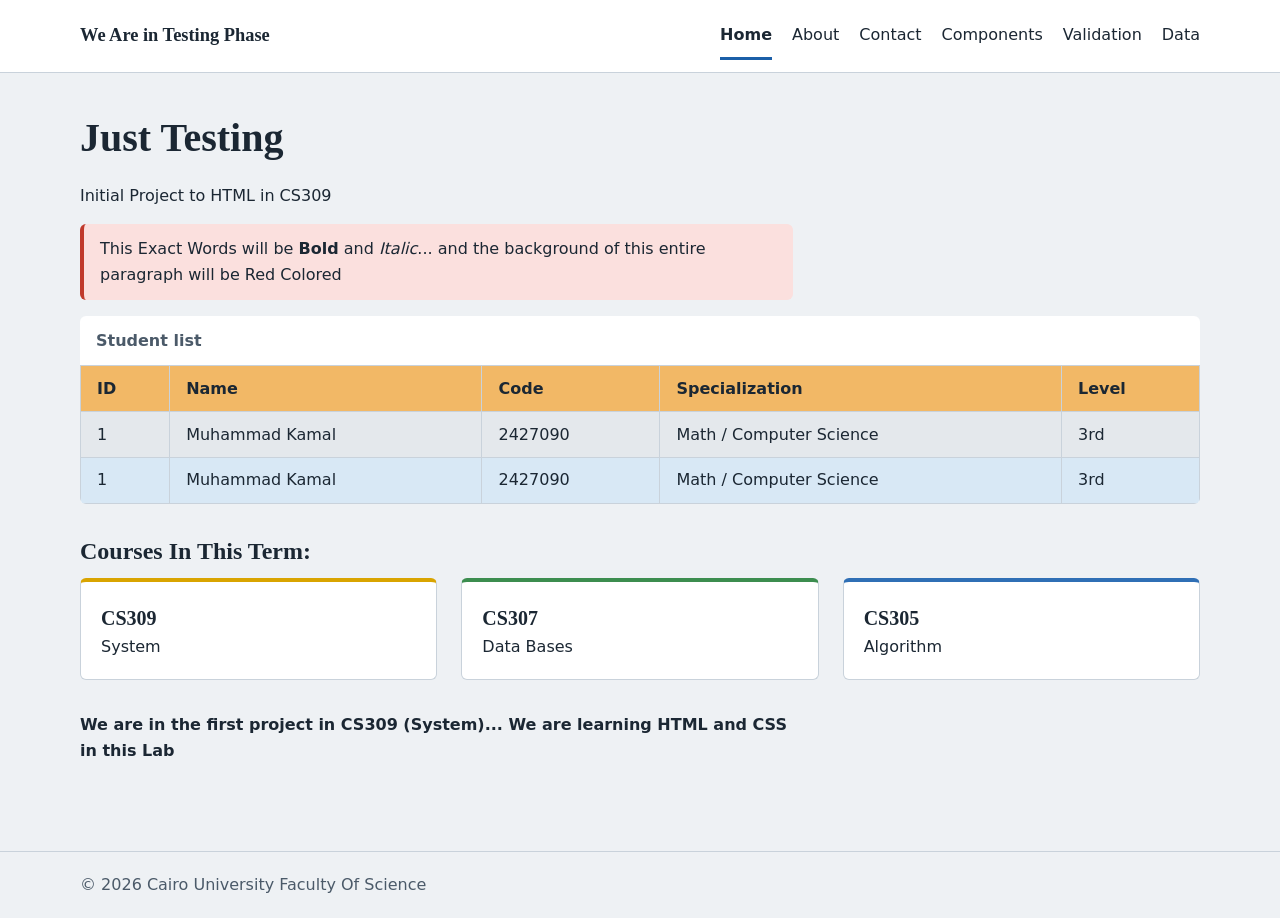
<file: index.html>
<!DOCTYPE html>
<html lang="en">
    <head>
        <meta charset="UTF-8">
        <meta name="viewport" content="width=device-width, initial-scale=1.0">
        <meta name="description" content="CS309 lab project: first HTML and CSS pages.">
        <link rel="stylesheet" href="css/style.css">
        <title>Home - CS309 Lab</title>
    </head>

    <body>
        <a class="skip-link" href="#main">Skip to main content</a>

        <header class="site-header">
            <div class="container">
                <p class="site-title">We Are in Testing Phase</p>

                <nav class="site-nav" aria-label="Main">
                    <a href="index.html" aria-current="page">Home</a>
                    <a href="about.html">About</a>
                    <a href="contact.html">Contact</a>
                    <a href="components.html">Components</a>
                    <a href="validation.html">Validation</a>
                    <a href="data.html">Data</a>
                </nav>
            </div>
        </header>

        <main id="main" class="container">
            <h1>Just Testing</h1>
            <p>Initial Project to HTML in CS309</p>
            <p id="p1">This Exact Words will be <strong>Bold</strong> and <em>Italic</em>... and the background of this entire paragraph will be Red Colored</p>

            <div class="table-wrap" role="region" aria-labelledby="students-caption" tabindex="0">
                <table>
                    <caption id="students-caption">Student list</caption>
                    <thead>
                        <tr>
                            <th scope="col">ID</th>
                            <th scope="col">Name</th>
                            <th scope="col">Code</th>
                            <th scope="col">Specialization</th>
                            <th scope="col">Level</th>
                        </tr>
                    </thead>

                    <tbody>
                        <tr id="tbodygray"><td>1</td><td>Muhammad Kamal</td><td>2427090</td><td>Math / Computer Science</td><td>3rd</td></tr>
                        <tr id="tbodyblue"><td>1</td><td>Muhammad Kamal</td><td>2427090</td><td>Math / Computer Science</td><td>3rd</td></tr>
                    </tbody>
                </table>
            </div>

            <h2>Courses In This Term:</h2>
            <ul class="grid">
                <li class="card course" id="cs309"><span class="course-code">CS309</span> System</li>
                <li class="card course" id="cs307"><span class="course-code">CS307</span> Data Bases</li>
                <li class="card course" id="cs305"><span class="course-code">CS305</span> Algorithm</li>
            </ul>

            <p class="closing">
                <strong>We are in the first project in CS309 (System)... We are learning HTML and CSS in this Lab</strong>
            </p>
        </main>

        <footer class="site-footer">
            <div class="container">
                <p>&copy; 2026 Cairo University Faculty Of Science</p>
            </div>
        </footer>
    </body>
</html>
</file>
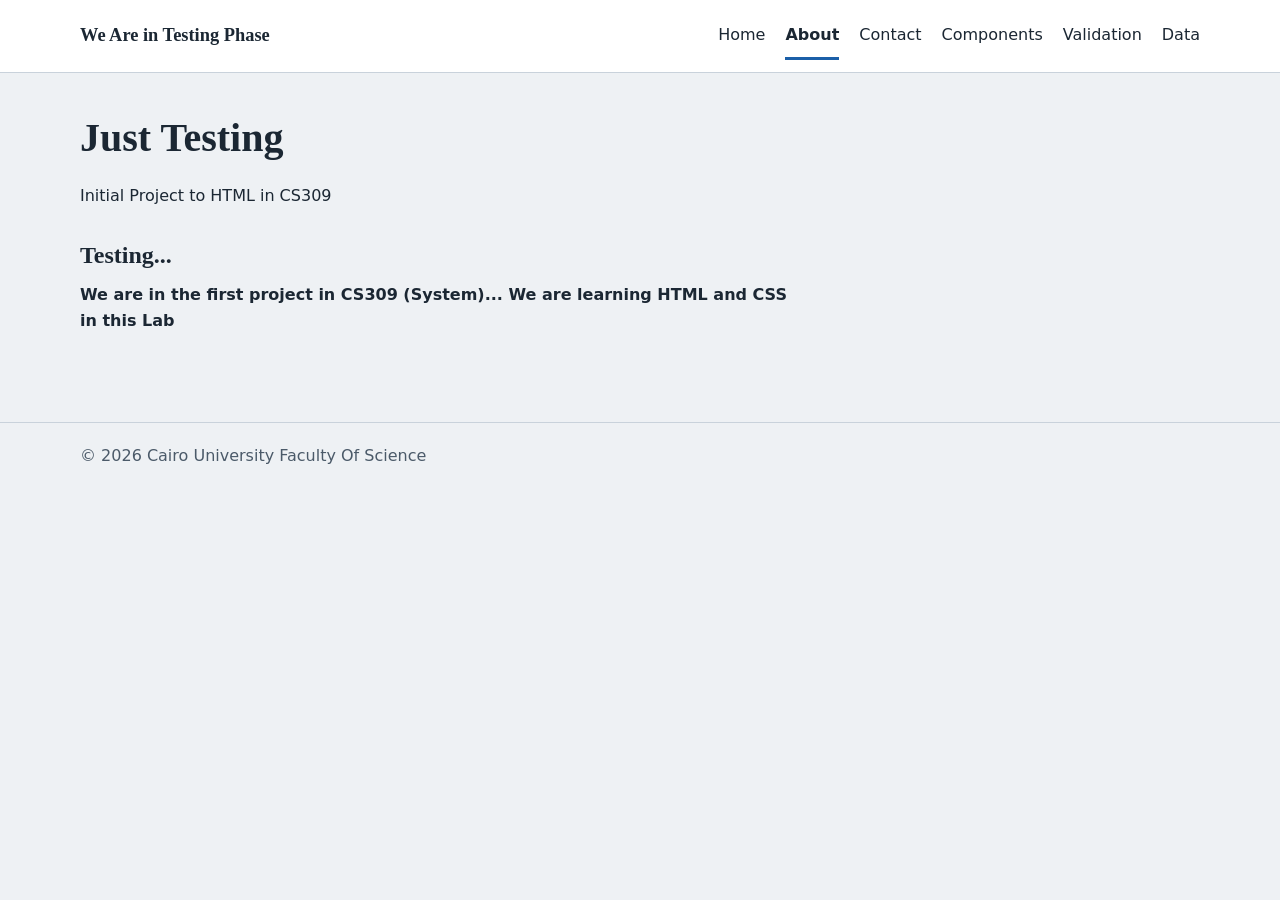
<file: about.html>
<!DOCTYPE html>
<html lang="en">
    <head>
        <meta charset="UTF-8">
        <meta name="viewport" content="width=device-width, initial-scale=1.0">
        <meta name="description" content="About the CS309 lab project.">
        <link rel="stylesheet" href="css/style.css">
        <title>About - CS309 Lab</title>
    </head>

    <body>
        <a class="skip-link" href="#main">Skip to main content</a>

        <header class="site-header">
            <div class="container">
                <p class="site-title">We Are in Testing Phase</p>

                <nav class="site-nav" aria-label="Main">
                    <a href="index.html">Home</a>
                    <a href="about.html" aria-current="page">About</a>
                    <a href="contact.html">Contact</a>
                    <a href="components.html">Components</a>
                    <a href="validation.html">Validation</a>
                    <a href="data.html">Data</a>
                </nav>
            </div>
        </header>

        <main id="main" class="container">
            <h1>Just Testing</h1>
            <p>Initial Project to HTML in CS309</p>

            <h2>Testing...</h2>
            <p>
                <strong>We are in the first project in CS309 (System)... We are learning HTML and CSS in this Lab</strong>
            </p>
        </main>

        <footer class="site-footer">
            <div class="container">
                <p>&copy; 2026 Cairo University Faculty Of Science</p>
            </div>
        </footer>
    </body>
</html>
</file>
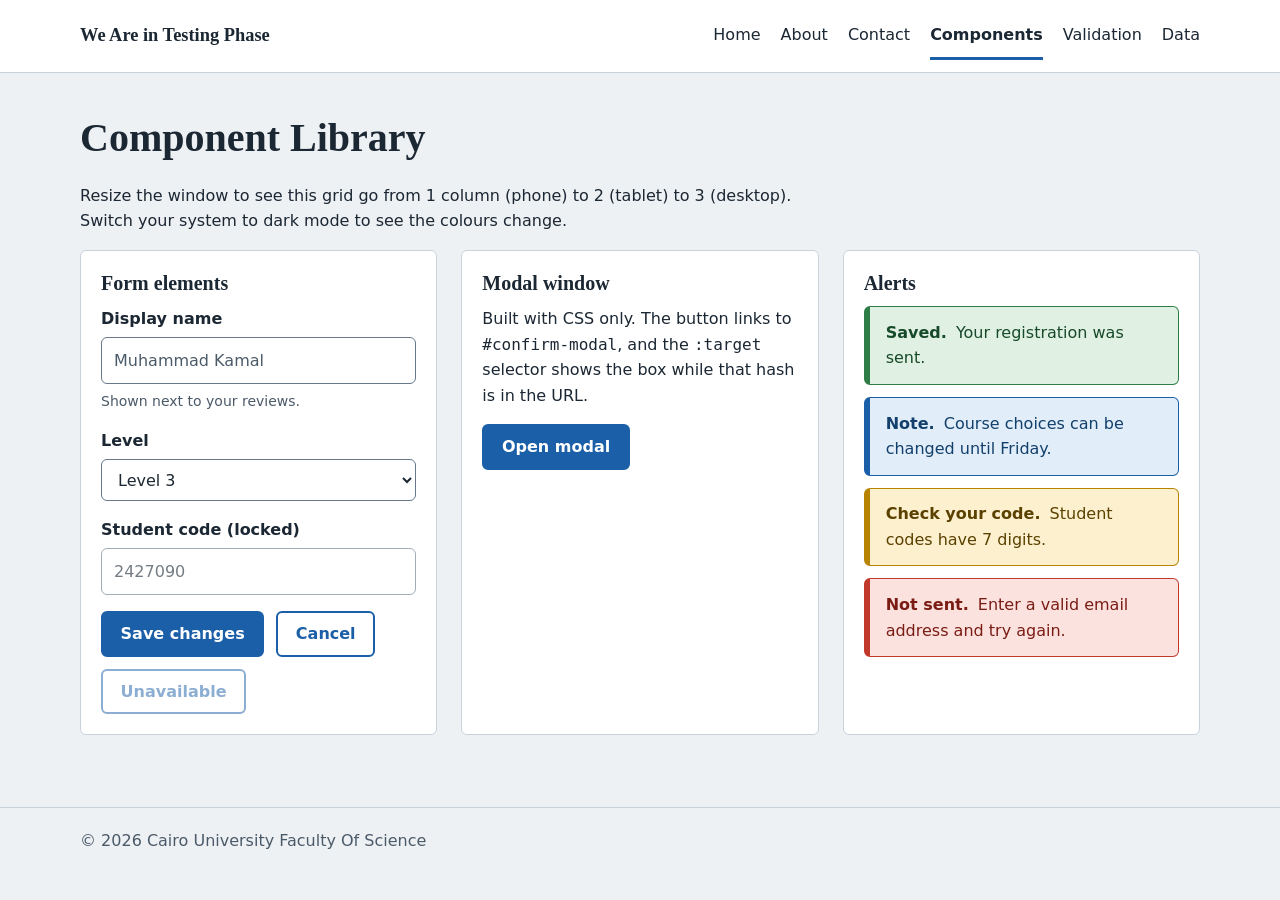
<file: components.html>
<!DOCTYPE html>
<html lang="en">
    <head>
        <meta charset="UTF-8">
        <meta name="viewport" content="width=device-width, initial-scale=1.0">
        <meta name="description" content="Component library: form elements, CSS-only modal and alerts.">
        <link rel="stylesheet" href="css/style.css">
        <title>Components - CS309 Lab</title>
    </head>

    <body>
        <a class="skip-link" href="#main">Skip to main content</a>

        <header class="site-header">
            <div class="container">
                <p class="site-title">We Are in Testing Phase</p>

                <nav class="site-nav" aria-label="Main">
                    <a href="index.html">Home</a>
                    <a href="about.html">About</a>
                    <a href="contact.html">Contact</a>
                    <a href="components.html" aria-current="page">Components</a>
                    <a href="validation.html">Validation</a>
                    <a href="data.html">Data</a>
                </nav>
            </div>
        </header>

        <main id="main" class="container">
            <h1>Component Library</h1>
            <p>Resize the window to see this grid go from 1 column (phone) to 2 (tablet) to 3 (desktop). Switch your system to dark mode to see the colours change.</p>

            <div class="grid">

                <!-- Form elements -->
                <section class="card" aria-labelledby="form-heading">
                    <h2 id="form-heading">Form elements</h2>

                    <div class="field">
                        <label for="demo-name">Display name</label>
                        <input type="text" id="demo-name" name="demo-name" placeholder="Muhammad Kamal">
                        <p class="hint">Shown next to your reviews.</p>
                    </div>

                    <div class="field">
                        <label for="demo-level">Level</label>
                        <select id="demo-level" name="demo-level">
                            <option value="1">Level 1</option>
                            <option value="2">Level 2</option>
                            <option value="3" selected>Level 3</option>
                            <option value="4">Level 4</option>
                        </select>
                    </div>

                    <div class="field">
                        <label for="demo-locked">Student code (locked)</label>
                        <input type="text" id="demo-locked" value="2427090" disabled>
                    </div>

                    <div class="btn-row">
                        <button type="button" class="btn btn-primary">Save changes</button>
                        <button type="button" class="btn">Cancel</button>
                        <button type="button" class="btn" disabled>Unavailable</button>
                    </div>
                </section>

                <!-- Modal (CSS only) -->
                <section class="card" aria-labelledby="modal-heading">
                    <h2 id="modal-heading">Modal window</h2>
                    <p>Built with CSS only. The button links to <code>#confirm-modal</code>, and the <code>:target</code> selector shows the box while that hash is in the URL.</p>
                    <a class="btn btn-primary" id="modal-trigger" href="#confirm-modal">Open modal</a>
                </section>

                <!-- Alerts -->
                <section class="card" aria-labelledby="alert-heading">
                    <h2 id="alert-heading">Alerts</h2>

                    <div class="alert alert-success" role="status">
                        <strong>Saved.</strong> Your registration was sent.
                    </div>
                    <div class="alert" role="status">
                        <strong>Note.</strong> Course choices can be changed until Friday.
                    </div>
                    <div class="alert alert-warning" role="alert">
                        <strong>Check your code.</strong> Student codes have 7 digits.
                    </div>
                    <div class="alert alert-danger" role="alert">
                        <strong>Not sent.</strong> Enter a valid email address and try again.
                    </div>
                </section>
            </div>

            <!-- The modal itself. It stays hidden until the URL ends with #confirm-modal -->
            <div class="modal" id="confirm-modal" role="dialog" aria-modal="true" aria-labelledby="modal-title" aria-describedby="modal-desc">
                <a class="modal-backdrop" href="#modal-trigger" tabindex="-1" aria-label="Close dialog"></a>

                <div class="modal-box">
                    <a class="modal-close" href="#modal-trigger" aria-label="Close dialog">&times;</a>
                    <h2 id="modal-title">Submit your registration?</h2>
                    <p id="modal-desc">You will not be able to change your course choices after submitting.</p>

                    <div class="modal-actions">
                        <a class="btn" href="#modal-trigger">Cancel</a>
                        <a class="btn btn-primary" href="#modal-trigger">Submit</a>
                    </div>
                </div>
            </div>
        </main>

        <footer class="site-footer">
            <div class="container">
                <p>&copy; 2026 Cairo University Faculty Of Science</p>
            </div>
        </footer>
    </body>
</html>
</file>
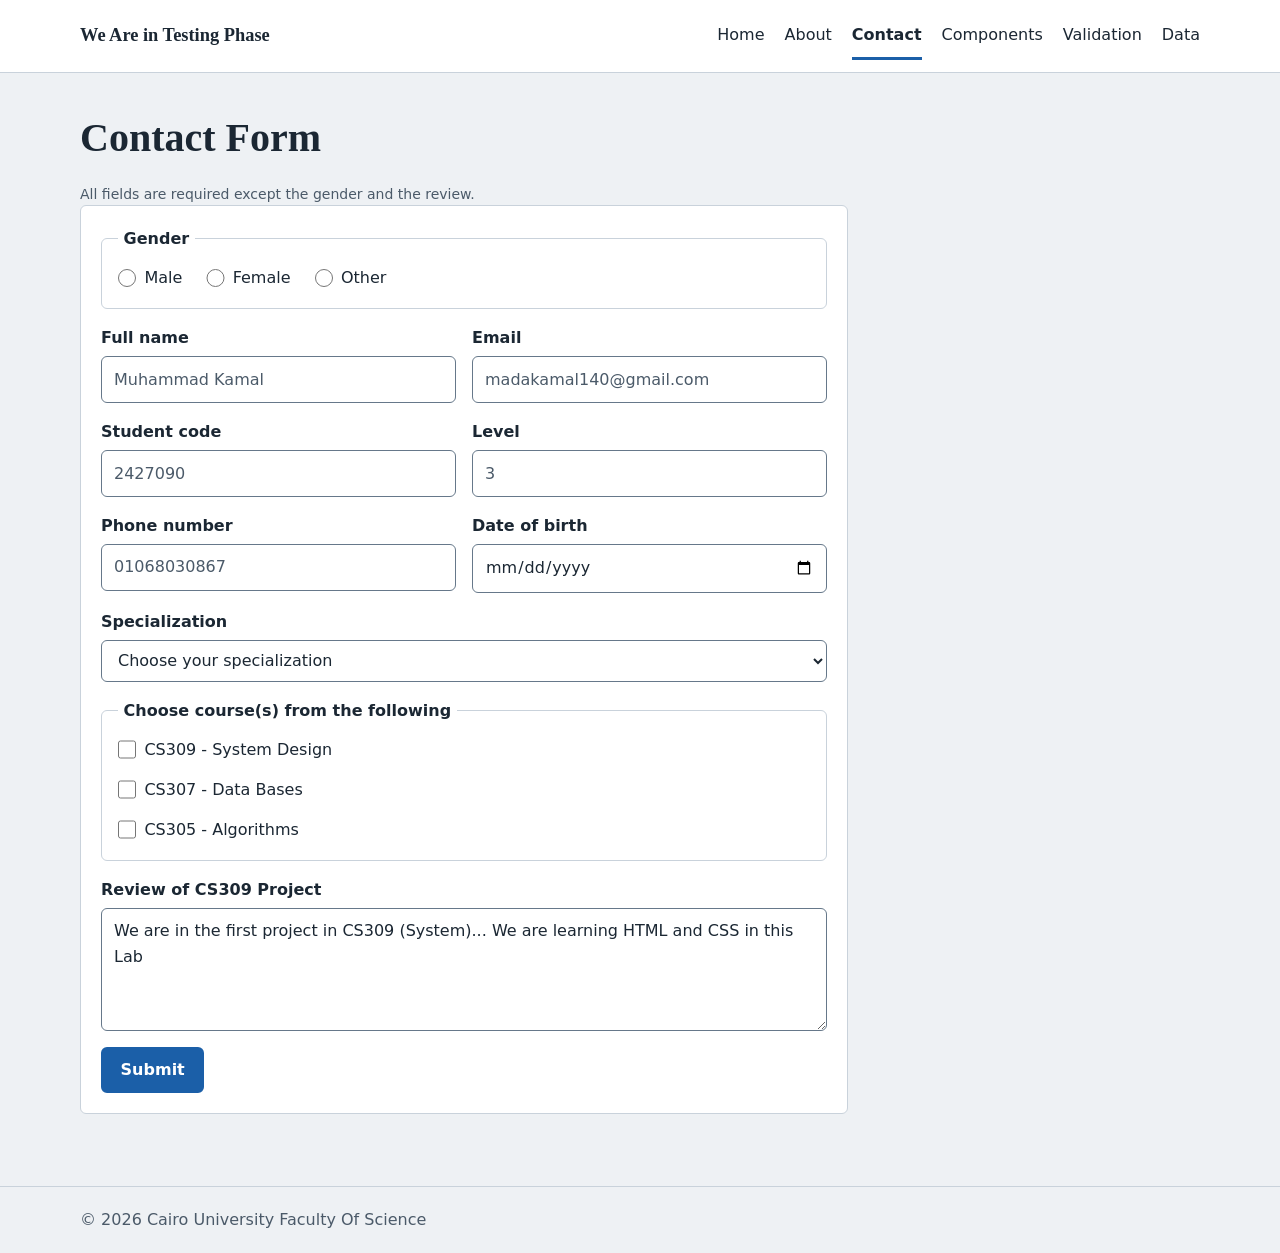
<file: contact.html>
<!DOCTYPE html>
<html lang="en">
    <head>
        <meta charset="UTF-8">
        <meta name="viewport" content="width=device-width, initial-scale=1.0">
        <meta name="description" content="Course registration contact form for the CS309 lab project.">
        <link rel="stylesheet" href="css/style.css">
        <title>Contact - CS309 Lab</title>
    </head>

    <body>
        <a class="skip-link" href="#main">Skip to main content</a>

        <header class="site-header">
            <div class="container">
                <p class="site-title">We Are in Testing Phase</p>

                <nav class="site-nav" aria-label="Main">
                    <a href="index.html">Home</a>
                    <a href="about.html">About</a>
                    <a href="contact.html" aria-current="page">Contact</a>
                    <a href="components.html">Components</a>
                    <a href="validation.html">Validation</a>
                    <a href="data.html">Data</a>
                </nav>
            </div>
        </header>

        <main id="main" class="container">
            <h1 id="contactHeader">Contact Form</h1>
            <p class="hint">All fields are required except the gender and the review.</p>

            <form id="contactForm" class="card form-card" action="/submit" method="post">
                <div id="PersonalData" class="form-grid">
                    <fieldset class="full">
                        <legend>Gender</legend>
                        <div class="choices">
                            <label class="choice" for="male">
                                <input type="radio" id="male" name="Gender" value="Male">
                                Male
                            </label>
                            <label class="choice" for="female">
                                <input type="radio" id="female" name="Gender" value="Female">
                                Female
                            </label>
                            <label class="choice" for="other">
                                <input type="radio" id="other" name="Gender" value="Other">
                                Other
                            </label>
                        </div>
                    </fieldset>

                    <div class="field">
                        <label for="FullName">Full name</label>
                        <input type="text" id="FullName" name="FullName" placeholder="Muhammad Kamal" autocomplete="name" required>
                    </div>

                    <div class="field">
                        <label for="Email">Email</label>
                        <input type="email" id="Email" name="Email" placeholder="madakamal140@gmail.com" autocomplete="email" required>
                    </div>

                    <div class="field">
                        <label for="Code">Student code</label>
                        <input type="number" id="Code" name="Code" placeholder="2427090" required>
                    </div>

                    <div class="field">
                        <label for="Level">Level</label>
                        <input type="number" id="Level" name="Level" placeholder="3" min="1" max="4" required>
                    </div>

                    <div class="field">
                        <label for="PhoneNumber">Phone number</label>
                        <input type="tel" id="PhoneNumber" name="PhoneNumber" placeholder="01068030867" autocomplete="tel" required>
                    </div>

                    <div class="field">
                        <label for="DOB">Date of birth</label>
                        <input type="date" id="DOB" name="DOB" autocomplete="bday" required>
                    </div>

                    <div class="field full">
                        <label for="Specialization">Specialization</label>
                        <select id="Specialization" name="Specialization" required>
                            <option value="">Choose your specialization</option>
                            <option value="Mathematics">Mathematics</option>
                            <option value="Mathematics/Computer Science">Mathematics/Computer Science</option>
                            <option value="Mathematics/Statistics">Mathematics/Statistics</option>
                            <option value="Mathematics/Physics">Mathematics/Physics</option>
                            <option value="Computer Science">Computer Science</option>
                        </select>
                    </div>
                </div>

                <fieldset>
                    <legend>Choose course(s) from the following</legend>
                    <div class="choices stacked">
                        <label class="choice">
                            <input type="checkbox" name="Course" value="CS309">
                            CS309 - System Design
                        </label>
                        <label class="choice">
                            <input type="checkbox" name="Course" value="CS307">
                            CS307 - Data Bases
                        </label>
                        <label class="choice">
                            <input type="checkbox" name="Course" value="CS305">
                            CS305 - Algorithms
                        </label>
                    </div>
                </fieldset>

                <div class="field">
                    <label for="Review">Review of CS309 Project</label>
                    <textarea id="Review" name="Review" rows="4">We are in the first project in CS309 (System)... We are learning HTML and CSS in this Lab</textarea>
                </div>

                <button type="submit" id="Submit" class="btn btn-primary">Submit</button>
            </form>
        </main>

        <footer class="site-footer">
            <div class="container">
                <p>&copy; 2026 Cairo University Faculty Of Science</p>
            </div>
        </footer>
    </body>
</html>
</file>
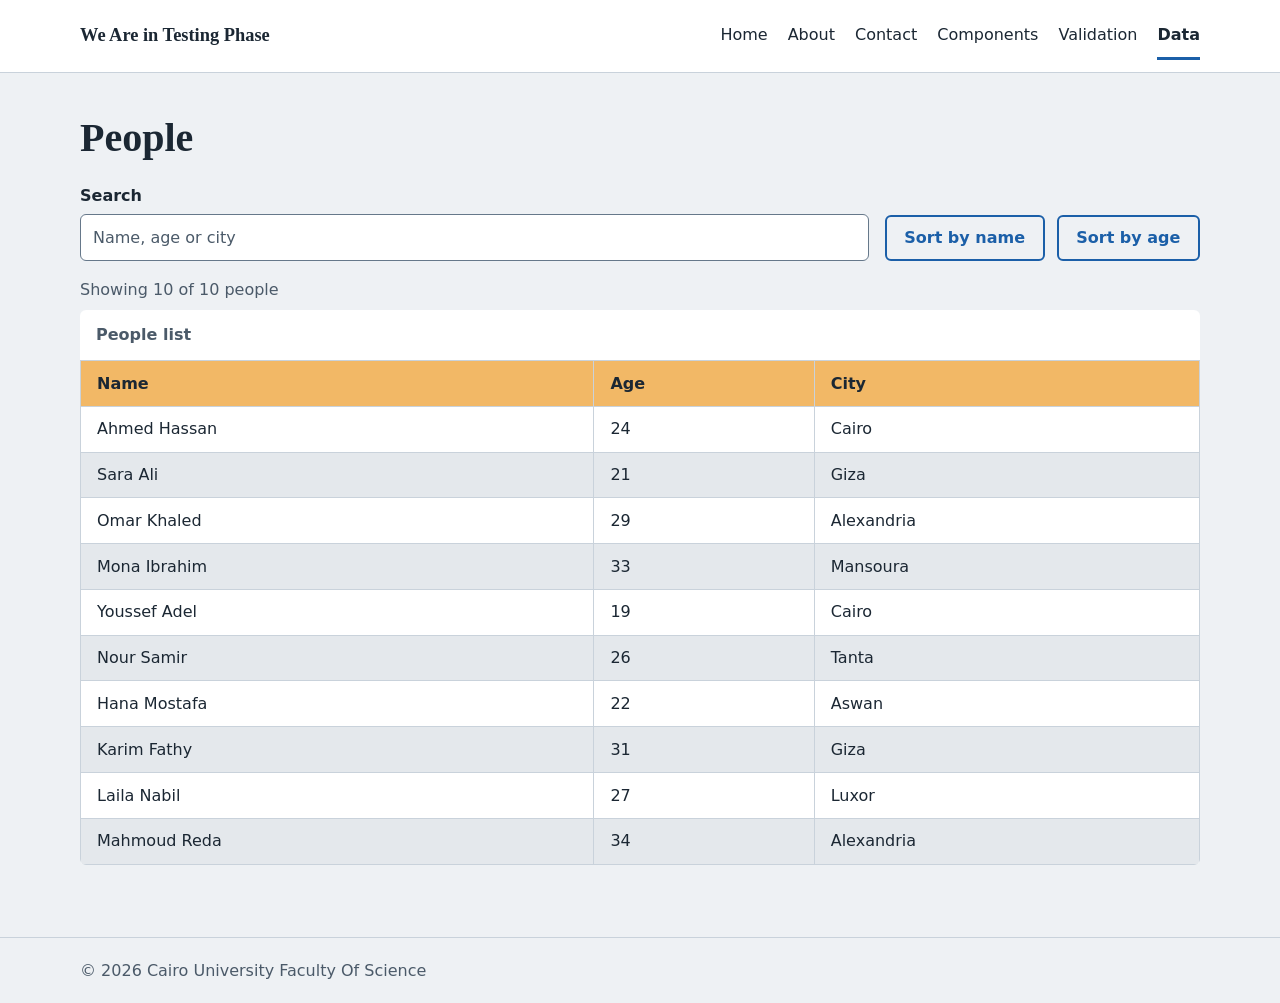
<file: data.html>
<!DOCTYPE html>
<html lang="en">
    <head>
        <meta charset="UTF-8">
        <meta name="viewport" content="width=device-width, initial-scale=1.0">
        <meta name="description" content="A searchable and sortable table built with JavaScript.">
        <link rel="stylesheet" href="css/style.css">
        <title>Data - CS309 Lab</title>
    </head>

    <body>
        <a class="skip-link" href="#main">Skip to main content</a>

        <header class="site-header">
            <div class="container">
                <p class="site-title">We Are in Testing Phase</p>

                <nav class="site-nav" aria-label="Main">
                    <a href="index.html">Home</a>
                    <a href="about.html">About</a>
                    <a href="contact.html">Contact</a>
                    <a href="components.html">Components</a>
                    <a href="validation.html">Validation</a>
                    <a href="data.html" aria-current="page">Data</a>
                </nav>
            </div>
        </header>

        <main id="main" class="container">
            <h1>People</h1>

            <div class="toolbar">
                <div class="field">
                    <label for="search">Search</label>
                    <input type="search" id="search" placeholder="Name, age or city">
                </div>

                <div class="btn-row">
                    <button type="button" class="btn" data-sort="name" aria-pressed="false">Sort by name</button>
                    <button type="button" class="btn" data-sort="age" aria-pressed="false">Sort by age</button>
                </div>
            </div>

            <p class="count" id="count" aria-live="polite"></p>

            <div class="table-wrap" role="region" aria-labelledby="people-caption" tabindex="0">
                <table id="peopleTable">
                    <caption id="people-caption">People list</caption>
                    <thead>
                        <tr>
                            <th scope="col">Name</th>
                            <th scope="col">Age</th>
                            <th scope="col">City</th>
                        </tr>
                    </thead>
                    <tbody id="tableBody"></tbody>
                </table>
            </div>
        </main>

        <footer class="site-footer">
            <div class="container">
                <p>&copy; 2026 Cairo University Faculty Of Science</p>
            </div>
        </footer>

        <script src="js/data.js"></script>
    </body>
</html>
</file>
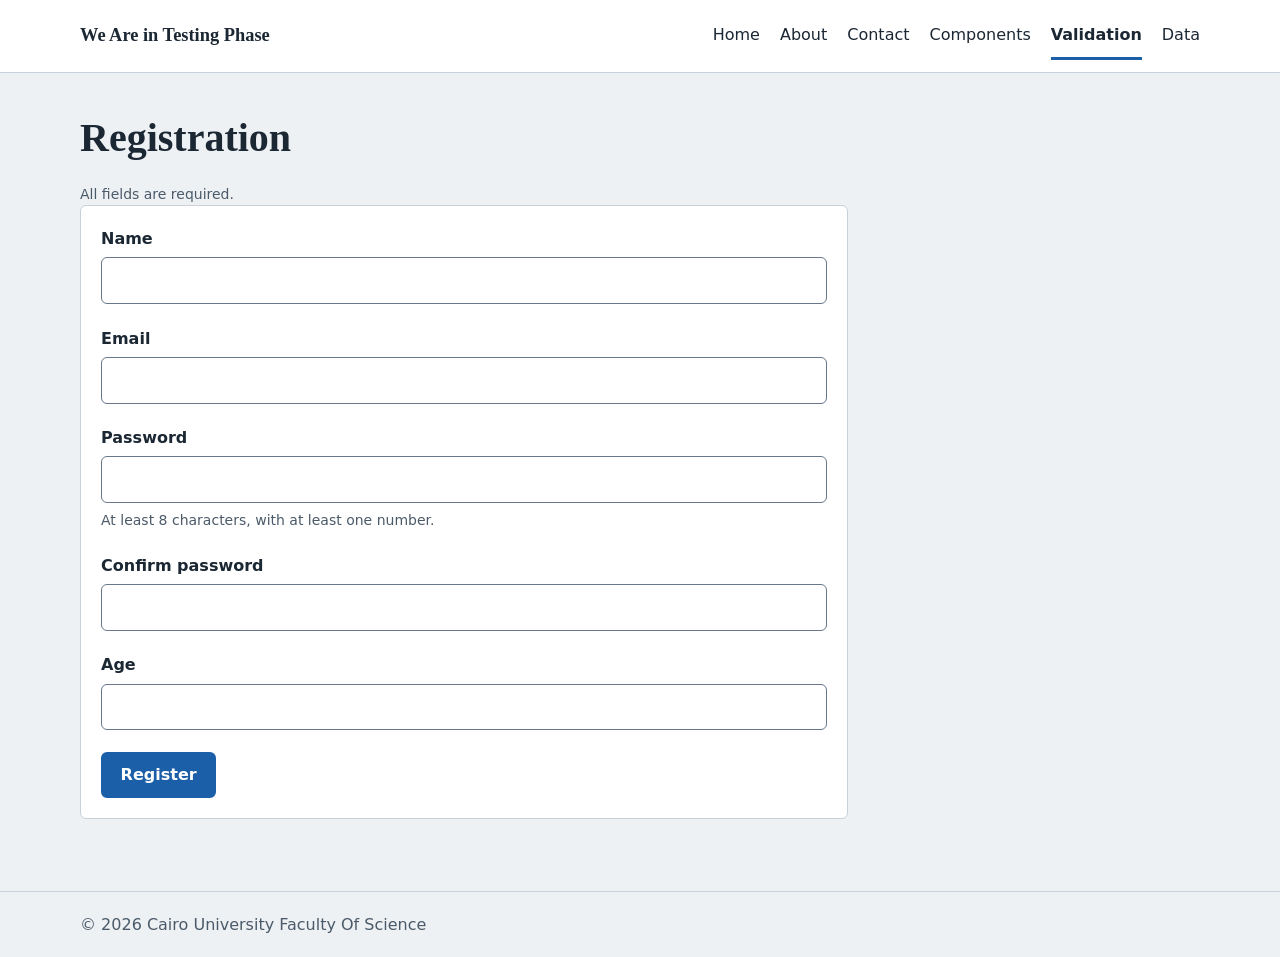
<file: validation.html>
<!DOCTYPE html>
<html lang="en">
    <head>
        <meta charset="UTF-8">
        <meta name="viewport" content="width=device-width, initial-scale=1.0">
        <meta name="description" content="Registration form with JavaScript validation.">
        <link rel="stylesheet" href="css/style.css">
        <title>Registration - CS309 Lab</title>
    </head>

    <body>
        <a class="skip-link" href="#main">Skip to main content</a>

        <header class="site-header">
            <div class="container">
                <p class="site-title">We Are in Testing Phase</p>

                <nav class="site-nav" aria-label="Main">
                    <a href="index.html">Home</a>
                    <a href="about.html">About</a>
                    <a href="contact.html">Contact</a>
                    <a href="components.html">Components</a>
                    <a href="validation.html" aria-current="page">Validation</a>
                    <a href="data.html">Data</a>
                </nav>
            </div>
        </header>

        <main id="main" class="container">
            <h1>Registration</h1>
            <p class="hint">All fields are required.</p>

            <div class="alert alert-success" id="successBox" role="status" hidden>
                <strong>Done.</strong> Your registration passed all the checks.
            </div>

            <form id="regForm" class="card form-card" novalidate>
                <div class="field">
                    <label for="name">Name</label>
                    <input type="text" id="name" name="name" autocomplete="name" aria-describedby="name-error">
                    <p class="error" id="name-error"></p>
                </div>

                <div class="field">
                    <label for="email">Email</label>
                    <input type="email" id="email" name="email" autocomplete="email" aria-describedby="email-error">
                    <p class="error" id="email-error"></p>
                </div>

                <div class="field">
                    <label for="password">Password</label>
                    <input type="password" id="password" name="password" autocomplete="new-password" aria-describedby="password-hint password-error">
                    <p class="hint" id="password-hint">At least 8 characters, with at least one number.</p>
                    <p class="error" id="password-error"></p>
                </div>

                <div class="field">
                    <label for="confirm">Confirm password</label>
                    <input type="password" id="confirm" name="confirm" autocomplete="new-password" aria-describedby="confirm-error">
                    <p class="error" id="confirm-error"></p>
                </div>

                <div class="field">
                    <label for="age">Age</label>
                    <input type="number" id="age" name="age" aria-describedby="age-error">
                    <p class="error" id="age-error"></p>
                </div>

                <button type="submit" class="btn btn-primary">Register</button>
            </form>
        </main>

        <footer class="site-footer">
            <div class="container">
                <p>&copy; 2026 Cairo University Faculty Of Science</p>
            </div>
        </footer>

        <script src="js/validation.js"></script>
    </body>
</html>
</file>
<file: css/style.css>
:root {
    color-scheme: light dark;

    --bg: #eef1f4;
    --card: #ffffff;
    --text: #1b2733;
    --muted: #4b5a69;
    --line: #c9d2db;
    --field-line: #66788a;

    --blue: #1b5fa8;
    --blue-dark: #154a85;
    --blue-tint: rgba(27, 95, 168, 0.1);
    --on-blue: #ffffff;

    --p1-bg: #fbe0de;
    --p1-line: #c0392b;
    --head-bg: #f2b866;
    --head-text: #1b2733;
    --row-gray: #e4e8ec;
    --row-blue: #d8e8f5;
    --cs309: #d9a400;
    --cs307: #3c8d4f;
    --cs305: #2f6fb5;

    --info-bg: #e1edf8;    --info-text: #123f6b;    --info-border: #1b5fa8;
    --success-bg: #e0f1e4; --success-text: #174a28; --success-border: #2f7d46;
    --warning-bg: #fdf0cf; --warning-text: #5a4100; --warning-border: #b88300;
    --danger-bg: #fbe2df;  --danger-text: #7a1c14;  --danger-border: #c0392b;

    --radius: 6px;
    --body-font: system-ui, -apple-system, "Segoe UI", Roboto, Arial, sans-serif;
    --head-font: Georgia, "Times New Roman", serif;
}

*, *::before, *::after {
    box-sizing: border-box;
}

body {
    margin: 0;
    background: var(--bg);
    color: var(--text);
    font: 1rem/1.6 var(--body-font);
}

h1, h2, h3 {
    font-family: var(--head-font);
    line-height: 1.25;
    margin: 0 0 0.5em;
}

h1 { font-size: clamp(1.75rem, 4vw, 2.5rem); }
h2 { font-size: 1.5rem; margin-top: 2rem; }
h3 { font-size: 1.15rem; }

p {
    margin: 0 0 1em;
    max-width: 70ch;
}

a { color: var(--blue); }
a:hover { text-decoration-thickness: 2px; }

:focus-visible {
    outline: 3px solid var(--blue);
    outline-offset: 2px;
}

.skip-link {
    position: absolute;
    left: 1rem;
    top: -4rem;
    z-index: 200;
    padding: 0.5rem 1rem;
    background: var(--blue);
    color: var(--on-blue);
    border-radius: var(--radius);
}
.skip-link:focus { top: 1rem; }

.container {
    width: min(100% - 2rem, 70rem);
    margin-inline: auto;
}

main { padding-block: 2rem; }

/* header and footer */
.site-header {
    background: var(--card);
    border-bottom: 1px solid var(--line);
}

.site-header .container {
    display: flex;
    flex-direction: column;
    gap: 0.25rem;
    padding-block: 0.75rem;
}

.site-title {
    margin: 0;
    font-family: var(--head-font);
    font-size: 1.15rem;
    font-weight: 700;
}

.site-nav {
    display: flex;
    flex-wrap: wrap;
    gap: 0 1.25rem;
}

.site-nav a {
    padding: 0.6rem 0;
    color: var(--text);
    text-decoration: none;
    border-bottom: 3px solid transparent;
}
.site-nav a:hover { border-color: var(--line); }
.site-nav a[aria-current="page"] {
    border-color: var(--blue);
    font-weight: 600;
}

.site-footer {
    margin-top: 2rem;
    padding-block: 1.25rem;
    border-top: 1px solid var(--line);
    color: var(--muted);
}
.site-footer p { margin: 0; }

.closing { margin-top: 2rem; }

/* lab elements */
#p1 {
    display: inline-block;
    padding: 0.75rem 1rem;
    background: var(--p1-bg);
    border-left: 4px solid var(--p1-line);
    border-radius: var(--radius);
}

.table-wrap {
    overflow-x: auto;
    background: var(--card);
    border-radius: var(--radius);
}

table {
    width: 100%;
    min-width: 34rem;
    border-collapse: collapse;
}

caption {
    padding: 0.75rem 1rem;
    text-align: left;
    font-weight: 600;
    color: var(--muted);
}

th, td {
    padding: 0.6rem 1rem;
    text-align: left;
    border: 1px solid var(--line);
}

thead {
    background: var(--head-bg);
    color: var(--head-text);
}

#tbodygray { background: var(--row-gray); }
#tbodyblue { background: var(--row-blue); }

/* grid and cards */
.grid {
    display: grid;
    grid-template-columns: 1fr;
    gap: 1rem;
    margin: 0;
    padding: 0;
    list-style: none;
}

.card {
    background: var(--card);
    border: 1px solid var(--line);
    border-radius: var(--radius);
    padding: 1.25rem;
}
.card > :last-child { margin-bottom: 0; }
.card h2 { margin-top: 0; font-size: 1.25rem; }

.course { border-top: 4px solid var(--line); }
#cs309 { border-top-color: var(--cs309); }
#cs307 { border-top-color: var(--cs307); }
#cs305 { border-top-color: var(--cs305); }

.course-code {
    display: block;
    font-family: var(--head-font);
    font-size: 1.25rem;
    font-weight: 700;
}

/* forms */
.field {
    display: flex;
    flex-direction: column;
    gap: 0.35rem;
    margin-bottom: 1rem;
}

label { font-weight: 600; }

.hint {
    margin: 0;
    font-size: 0.875rem;
    color: var(--muted);
}

input:not([type="radio"]):not([type="checkbox"]),
select,
textarea {
    width: 100%;
    padding: 0.6rem 0.75rem;
    font: inherit;
    color: var(--text);
    background: var(--card);
    border: 1px solid var(--field-line);
    border-radius: var(--radius);
}

textarea { resize: vertical; }
::placeholder { color: var(--muted); opacity: 1; }

input:focus-visible,
select:focus-visible,
textarea:focus-visible {
    border-color: var(--blue);
    outline-offset: 0;
}

input:user-invalid,
select:user-invalid,
textarea:user-invalid {
    border-color: var(--danger-border);
}

input:disabled,
select:disabled,
textarea:disabled {
    opacity: 0.6;
    cursor: not-allowed;
}

fieldset {
    margin: 0 0 1rem;
    padding: 0.5rem 1rem 0.75rem;
    border: 1px solid var(--line);
    border-radius: var(--radius);
}

legend {
    padding: 0 0.35rem;
    font-weight: 600;
}

.choices {
    display: flex;
    flex-wrap: wrap;
    gap: 0.25rem 1.5rem;
}
.choices.stacked { flex-direction: column; }

.choice {
    display: flex;
    align-items: center;
    gap: 0.5rem;
    min-height: 2.25rem;
    font-weight: 400;
}

input[type="radio"],
input[type="checkbox"] {
    width: 1.15rem;
    height: 1.15rem;
    margin: 0;
    accent-color: var(--blue);
}

.form-card { max-width: 48rem; }

.form-grid {
    display: grid;
    grid-template-columns: 1fr;
    column-gap: 1rem;
}
.form-grid .full { grid-column: 1 / -1; }

/* buttons */
.btn {
    display: inline-flex;
    align-items: center;
    justify-content: center;
    min-height: 2.75rem;
    padding: 0.5rem 1.1rem;
    font: inherit;
    font-weight: 600;
    color: var(--blue);
    background: transparent;
    border: 2px solid var(--blue);
    border-radius: var(--radius);
    text-decoration: none;
    cursor: pointer;
}
.btn:hover { background: var(--blue-tint); }

.btn-primary {
    color: var(--on-blue);
    background: var(--blue);
}
.btn-primary:hover { background: var(--blue-dark); }

.btn:disabled {
    opacity: 0.5;
    cursor: not-allowed;
}

.btn-row {
    display: flex;
    flex-wrap: wrap;
    gap: 0.75rem;
}

/* alerts */
.alert {
    --bg-now: var(--info-bg);
    --text-now: var(--info-text);
    --border-now: var(--info-border);

    margin-bottom: 0.75rem;
    padding: 0.8rem 1rem;
    color: var(--text-now);
    background: var(--bg-now);
    border: 1px solid var(--border-now);
    border-left-width: 6px;
    border-radius: var(--radius);
}
.alert strong { margin-right: 0.25rem; }

.alert-success { --bg-now: var(--success-bg); --text-now: var(--success-text); --border-now: var(--success-border); }
.alert-warning { --bg-now: var(--warning-bg); --text-now: var(--warning-text); --border-now: var(--warning-border); }
.alert-danger  { --bg-now: var(--danger-bg);  --text-now: var(--danger-text);  --border-now: var(--danger-border); }

/* modal, no js: it only shows when the url hash matches its id */
.modal {
    position: fixed;
    inset: 0;
    z-index: 100;
    display: none;
    align-items: center;
    justify-content: center;
    padding: 1rem;
}
.modal:target { display: flex; }

.modal-backdrop {
    position: absolute;
    inset: 0;
    background: rgba(10, 15, 20, 0.65);
}

.modal-box {
    position: relative;
    width: 100%;
    max-width: 30rem;
    max-height: calc(100vh - 2rem);
    overflow: auto;
    padding: 1.5rem;
    background: var(--card);
    color: var(--text);
    border: 1px solid var(--line);
    border-radius: var(--radius);
    box-shadow: 0 12px 40px rgba(0, 0, 0, 0.35);
}
.modal-box h2 { margin-top: 0; padding-right: 2.5rem; }
.modal:target .modal-box { animation: modal-in 0.2s ease-out; }

@keyframes modal-in {
    from { opacity: 0; transform: translateY(8px); }
    to { opacity: 1; transform: none; }
}

.modal-close {
    position: absolute;
    top: 0.5rem;
    right: 0.5rem;
    display: grid;
    place-items: center;
    width: 2.75rem;
    height: 2.75rem;
    font-size: 1.5rem;
    line-height: 1;
    color: var(--text);
    text-decoration: none;
    border-radius: var(--radius);
}
.modal-close:hover { background: var(--blue-tint); }

.modal-actions {
    display: flex;
    flex-wrap: wrap;
    justify-content: flex-end;
    gap: 0.75rem;
    margin-top: 1.25rem;
}

body:has(.modal:target) { overflow: hidden; }

/* tablet: 2 columns */
@media (min-width: 768px) {
    main { padding-block: 2.5rem; }

    .site-header .container {
        flex-direction: row;
        align-items: center;
        justify-content: space-between;
    }

    .grid {
        grid-template-columns: repeat(2, 1fr);
        gap: 1.5rem;
    }

    .form-grid { grid-template-columns: repeat(2, 1fr); }
}

/* desktop: 3 columns */
@media (min-width: 1024px) {
    .grid { grid-template-columns: repeat(3, 1fr); }
}

/* dark mode */
@media (prefers-color-scheme: dark) {
    :root {
        --bg: #12171d;
        --card: #1a2129;
        --text: #e6eaee;
        --muted: #a7b3bf;
        --line: #33404d;
        --field-line: #7d8da0;

        --blue: #8ab8ea;
        --blue-dark: #a9ccf1;
        --blue-tint: rgba(138, 184, 234, 0.15);
        --on-blue: #0d1b2a;

        --p1-bg: #3d1c1a;
        --p1-line: #e0655a;
        --head-bg: #7a4a0c;
        --head-text: #fdf1dc;
        --row-gray: #232b34;
        --row-blue: #1b3347;

        --info-bg: #14293d;    --info-text: #c3dcf3;    --info-border: #6aa5e0;
        --success-bg: #14301c; --success-text: #c0e6cb; --success-border: #4caf68;
        --warning-bg: #372c0c; --warning-text: #f3dea0; --warning-border: #d6a21c;
        --danger-bg: #3b1b18;  --danger-text: #f6c7c2;  --danger-border: #e0655a;
    }
}

@media (prefers-reduced-motion: reduce) {
    .modal:target .modal-box { animation: none; }
}

/* validation and data pages */
.error {
    margin: 0;
    font-size: 0.875rem;
    color: var(--danger-text);
}

input[aria-invalid="true"] {
    border-color: var(--danger-border);
}

.toolbar {
    display: flex;
    flex-wrap: wrap;
    align-items: flex-end;
    gap: 0.75rem 1rem;
    margin-bottom: 1rem;
}
.toolbar .field {
    flex: 1 1 14rem;
    margin: 0;
}

.btn[aria-pressed="true"] {
    color: var(--on-blue);
    background: var(--blue);
}

.count {
    margin-bottom: 0.5rem;
    color: var(--muted);
}

#peopleTable tbody tr:nth-child(even) {
    background: var(--row-gray);
}
</file>
